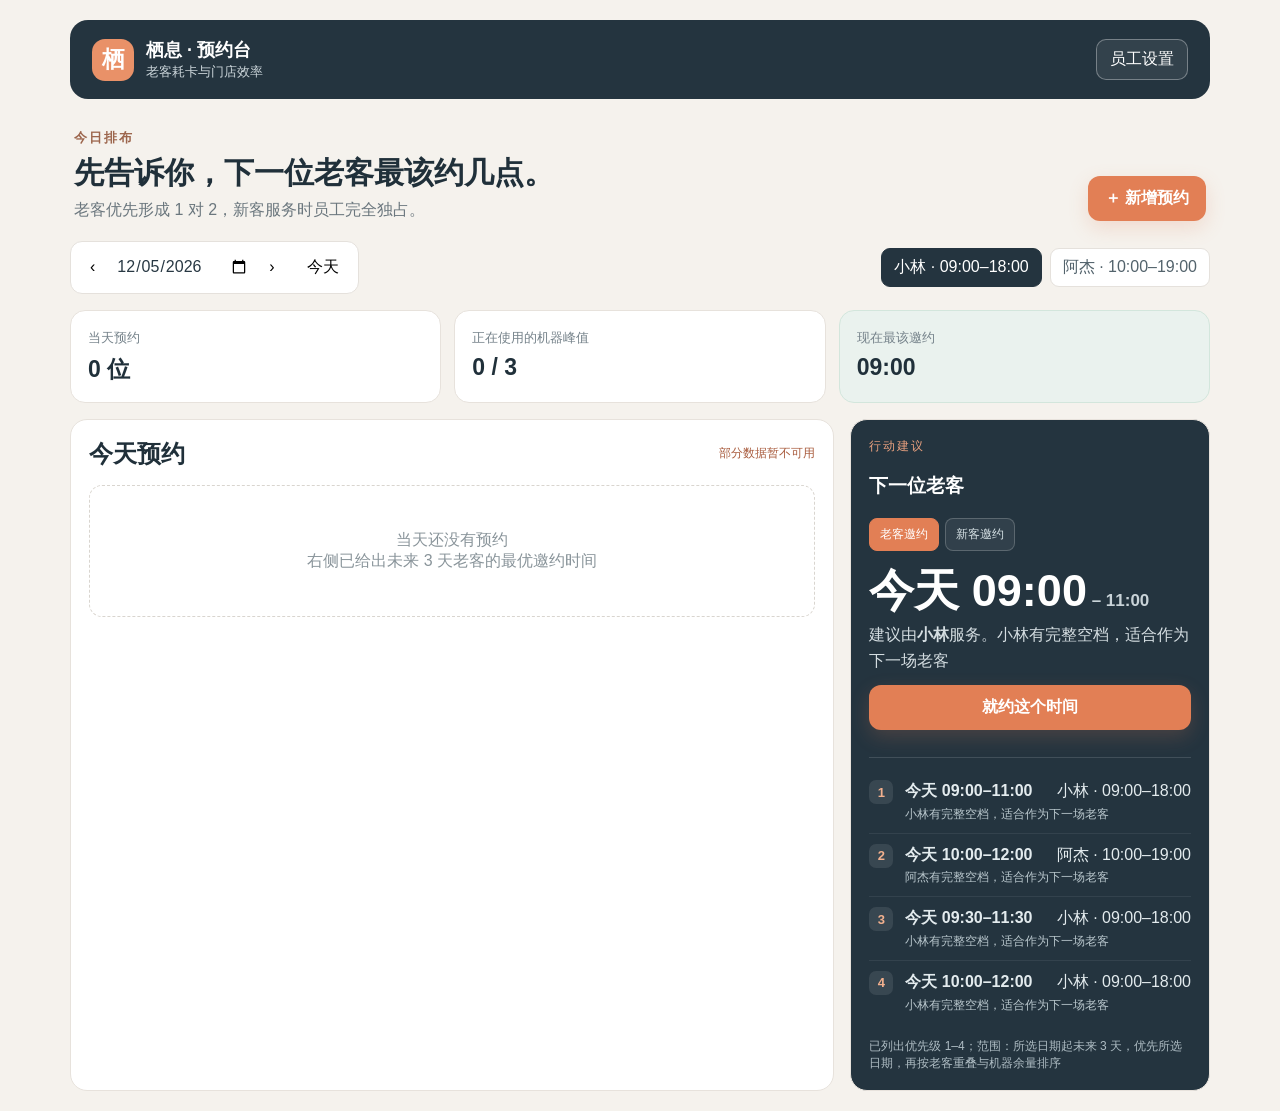
<file: index.html>
<!doctype html>
<html lang="zh-CN">
<head>
  <meta charset="utf-8">
  <meta name="viewport" content="width=device-width,initial-scale=1,viewport-fit=cover">
  <meta name="theme-color" content="#24343f">
  <title>栖息 · 预约台</title>
  <style>
    *{box-sizing:border-box}body{margin:0;background:#f5f2ed;color:#20303a;font-family:-apple-system,BlinkMacSystemFont,"Segoe UI","PingFang SC","Microsoft YaHei",sans-serif}button,input,select{font:inherit}button{cursor:pointer}.app{max-width:1180px;margin:auto;padding:20px}.top{display:flex;justify-content:space-between;align-items:center;background:#24343f;color:#fff;padding:18px 22px;border-radius:18px}.brand{display:flex;gap:12px;align-items:center}.logo{width:42px;height:42px;border-radius:13px;background:#e99168;display:grid;place-items:center;font-size:23px;font-weight:800}.brand strong{display:block;font-size:18px}.brand small{color:#cbd5da}.ghost{border:1px solid #ffffff55;background:#ffffff12;color:#fff;border-radius:10px;padding:9px 13px}.intro{display:flex;justify-content:space-between;gap:20px;align-items:end;padding:30px 4px 20px}.intro p{margin:0 0 7px;color:#9c654c;font-size:13px;font-weight:700;letter-spacing:2px}.intro h1{margin:0;font-size:30px;line-height:1.25}.intro span{display:block;margin-top:8px;color:#6b777e}.primary{border:0;background:#e27f55;color:#fff;border-radius:12px;padding:12px 17px;font-weight:700;box-shadow:0 7px 20px #e27f5533}.controls{display:flex;justify-content:space-between;gap:12px;align-items:center;margin-bottom:16px}.datebox,.stafftabs{display:flex;align-items:center;gap:8px}.datebox{background:#fff;padding:7px;border-radius:12px;border:1px solid #e5e1dc}.datebox button,.stafftabs button{border:0;background:transparent;padding:8px 12px;border-radius:9px}.datebox input{border:0;color:#283843;outline:0}.stafftabs{flex-wrap:wrap}.stafftabs button{background:#fff;border:1px solid #e5e1dc;color:#53636c}.stafftabs button.active{background:#24343f;color:#fff;border-color:#24343f}.stats{display:grid;grid-template-columns:repeat(3,1fr);gap:13px;margin-bottom:16px}.stat{background:#fff;padding:17px;border-radius:15px;border:1px solid #e7e2dc}.stat small{color:#75828a}.stat strong{display:block;font-size:23px;margin-top:7px}.stat.best{background:#eaf2ee;border-color:#d3e6dc}.grid{display:grid;grid-template-columns:minmax(0,1.7fr) minmax(280px,.8fr);gap:16px}.panel{background:#fff;border:1px solid #e7e2dc;border-radius:17px;padding:18px}.panelhead{display:flex;justify-content:space-between;align-items:center;margin-bottom:15px}.panelhead h2,.panelhead h3{margin:0}.status{font-size:12px;color:#62816e}.schedule{display:grid;gap:10px}.empty{padding:44px 15px;text-align:center;color:#89949a;border:1px dashed #d9d5cf;border-radius:13px}.booking{display:grid;grid-template-columns:92px 1fr auto;gap:12px;align-items:center;border:1px solid #e6e1da;border-left:5px solid #6f94c8;border-radius:12px;padding:13px;background:#fff}.booking.old{border-left-color:#e58d64}.booking time{font-weight:800}.booking strong{display:block}.booking small{color:#79868d}.delete{border:0;background:#f6eee9;color:#a45639;border-radius:8px;padding:7px 9px}.recommend{background:#24343f;color:#fff}.recommend .eyebrow{color:#e8a07f;font-size:12px;letter-spacing:2px}.heroTime{font-size:45px;font-weight:850;line-height:1;margin:17px 0 9px}.heroTime small{font-size:17px;color:#c9d3d8}.reason{color:#d4dde1;line-height:1.6}.recommend .primary{width:100%;margin:12px 0}.alts{border-top:1px solid #ffffff22;margin-top:15px;padding-top:12px}.alt{display:flex;justify-content:space-between;color:#e3ebee;padding:9px 0;border-bottom:1px solid #ffffff12}.syncnote{font-size:12px;color:#aebcc3;margin-top:14px}.backdrop{position:fixed;inset:0;background:#17232bbb;display:none;align-items:center;justify-content:center;padding:18px;z-index:20}.backdrop.show{display:flex}.modal{width:min(520px,100%);max-height:92vh;overflow:auto;background:#fff;border-radius:18px;padding:22px}.modalhead{display:flex;justify-content:space-between;align-items:center;margin-bottom:16px}.modalhead h2{margin:0}.close{border:0;background:#eeeae5;border-radius:9px;width:34px;height:34px;font-size:21px}.field{display:block;margin:13px 0;color:#53616a;font-size:13px}.field input,.field select{display:block;width:100%;margin-top:7px;padding:12px;border:1px solid #ddd8d2;border-radius:10px;background:#fff}.twocol{display:grid;grid-template-columns:1fr 1fr;gap:12px}.actions{display:flex;justify-content:flex-end;gap:9px;margin-top:18px}.secondary{border:1px solid #d9d3cc;background:#fff;border-radius:10px;padding:10px 14px}.employeeRow{border:1px solid #e2ddd7;border-radius:12px;padding:12px;margin:9px 0}.employeeRow .rowtop{display:flex;justify-content:space-between;align-items:center;margin-bottom:9px}.employeeRow input[type=text]{border:0;font-weight:700;max-width:140px}.employeeRow .times{display:flex;gap:7px;align-items:center}.employeeRow .times input{min-width:0;width:115px;padding:8px;border:1px solid #ddd8d2;border-radius:8px}.toast{position:fixed;left:50%;bottom:28px;transform:translateX(-50%);background:#24343f;color:#fff;padding:11px 17px;border-radius:12px;opacity:0;pointer-events:none;transition:.2s;z-index:30}.toast.show{opacity:1}.offline{color:#a95c3e}
    @media(max-width:760px){.app{padding:12px}.top{border-radius:14px}.intro{align-items:flex-start;flex-direction:column;padding-top:22px}.intro h1{font-size:25px}.controls{align-items:stretch;flex-direction:column}.datebox{justify-content:space-between}.stafftabs{overflow:auto;flex-wrap:nowrap}.stafftabs button{white-space:nowrap}.stats{grid-template-columns:1fr}.grid{grid-template-columns:1fr}.recommend{grid-row:1}.booking{grid-template-columns:78px 1fr}.booking .delete{grid-column:2;justify-self:start}.twocol{grid-template-columns:1fr}.heroTime{font-size:39px}}
    .recTabs{display:flex;gap:6px;margin:13px 0 3px}.recTabs button{border:1px solid #ffffff33;background:#ffffff10;color:#d5e0e4;border-radius:8px;padding:7px 10px;font-size:12px}.recTabs button.active{background:#e27f55;border-color:#e27f55;color:#fff}.alts{border-top:1px solid #ffffff22;margin-top:15px;padding-top:12px}.alt{display:grid;grid-template-columns:28px 1fr;gap:8px;color:#e3ebee;padding:10px 0;border-bottom:1px solid #ffffff12}.alt:last-child{border-bottom:0}.rank{width:24px;height:24px;border-radius:7px;background:#ffffff18;color:#f2b08e;display:grid;place-items:center;font-weight:800;font-size:13px}.altmain{min-width:0}.alttop{display:flex;justify-content:space-between;gap:8px;line-height:1.35}.altmeta{display:block;color:#b8c6cc;font-size:12px;margin-top:4px}
  </style>
</head>
<body>
  <main class="app">
    <header class="top"><div class="brand"><div class="logo">栖</div><div><strong>栖息 · 预约台</strong><small>老客耗卡与门店效率</small></div></div><button class="ghost" id="settingsBtn">员工设置</button></header>
    <section class="intro"><div><p>今日排布</p><h1>先告诉你，下一位老客最该约几点。</h1><span>老客优先形成 1 对 2，新客服务时员工完全独占。</span></div><button class="primary" id="addBtn">＋ 新增预约</button></section>
    <section class="controls"><div class="datebox"><button id="prevDay">‹</button><input id="dateInput" type="date"><button id="nextDay">›</button><button id="todayBtn">今天</button></div><div class="stafftabs" id="staffTabs"></div></section>
    <section class="stats"><div class="stat"><small>当天预约</small><strong id="countStat">0 位</strong></div><div class="stat"><small>正在使用的机器峰值</small><strong id="machineStat">0 / 3</strong></div><div class="stat best"><small>现在最该邀约</small><strong id="bestStat">—</strong></div></section>
    <section class="grid"><div class="panel"><div class="panelhead"><h2 id="scheduleTitle">当天预约</h2><span class="status" id="syncStatus">正在同步…</span></div><div class="schedule" id="schedule"></div></div><aside class="panel recommend"><div class="eyebrow">行动建议</div><h3 id="recommendTitle">下一位老客</h3><div class="recTabs"><button data-rec-type="old" class="active">老客邀约</button><button data-rec-type="new">新客邀约</button></div><div id="recommendBody"></div></aside></section>
  </main>

  <div class="backdrop" id="bookingModal"><div class="modal"><div class="modalhead"><h2>新增预约</h2><button class="close" data-close="bookingModal">×</button></div><label class="field">客人姓名<input id="customerInput" placeholder="例如：王女士"></label><div class="twocol"><label class="field">客人类型<select id="typeInput"><option value="old">老客 · 1 对 2</option><option value="new">新客 · 1 对 1</option></select></label><label class="field">服务安排（默认系统自动）<select id="employeeInput"></select></label></div><div class="twocol"><label class="field">开始时间<select id="timeInput"></select></label><label class="field" id="machineField">使用机器数<select id="machineInput"><option value="1">1 台</option><option value="2">2 台</option></select></label></div><div class="actions"><button class="secondary" data-close="bookingModal">取消</button><button class="primary" id="saveBooking">保存预约</button></div></div></div>
  <div class="backdrop" id="settingsModal"><div class="modal"><div class="modalhead"><h2>员工排班</h2><button class="close" data-close="settingsModal">×</button></div><div id="employeeSettings"></div><button class="secondary" id="addEmployee">＋ 添加员工</button><div class="actions"><button class="primary" id="saveSettings">保存设置</button></div></div></div>
  <div class="toast" id="toast"></div>

  <script>
  (()=>{
    const DATA_URL='https://api.npoint.io/b6b06d28d1ba5bfe90af';
    const AIDIO_URL='https://cms-pro.qitianmeishi.com/admin-api/aidio/open/data/v2';
    const AIDIO_KEY=atob('RHQ1UmVHMnl3NWtDN0ZmVGNERWF5VGVpMTlwMTFNMmg=');
    const STORE_ID=1;
    const DEFAULT_EMPLOYEES=[{id:'a',name:'小林',color:'#ec8f63',start:'09:00',end:'18:00',active:true},{id:'b',name:'阿杰',color:'#5b8def',start:'10:00',end:'19:00',active:true}];
    let state={appointments:[],employees:DEFAULT_EMPLOYEES.map(x=>({...x})),dismissedExternalIds:[]};
    let externalAppointments=[];
    const $=id=>document.getElementById(id), pad=n=>String(n).padStart(2,'0');
    let date=localDate(new Date()), selected='a', recommendationType='old', recs=[];
    function localDate(d){return d.getFullYear()+'-'+pad(d.getMonth()+1)+'-'+pad(d.getDate())}
    function toMin(v){const [h,m]=v.split(':').map(Number);return h*60+m}
    function fromMin(n){return pad(Math.floor(n/60))+':'+pad(n%60)}
    function overlaps(a,b,c,d){return a<d&&c<b}
    function esc(v){return String(v).replace(/[&<>'"]/g,c=>({'&':'&amp;','<':'&lt;','>':'&gt;',"'":'&#39;','"':'&quot;'}[c]))}
    function slots(){return Array.from({length:19},(_,i)=>fromMin(9*60+i*30))}
    function dayItems(targetDate=date){return [...state.appointments,...externalAppointments].filter(a=>a.date===targetDate)}
    function employee(id){return state.employees.find(e=>e.id===id)}
    function bookable(empId,start,type,machineCount=1,targetDate=date){const emp=employee(empId);if(!emp||!emp.active)return false;const s=toMin(start),e=s+120;if(s<toMin(emp.start)||s>toMin(emp.end)-60)return false;for(let m=s;m<e;m+=30){const busy=dayItems(targetDate).filter(a=>a.employeeId===empId&&overlaps(m,m+30,toMin(a.start),toMin(a.end)));if(type==='new'&&busy.length)return false;if(type==='old'&&(busy.some(a=>a.type==='new')||busy.filter(a=>a.type==='old').length>=2))return false;const machines=dayItems(targetDate).filter(a=>overlaps(m,m+30,toMin(a.start),toMin(a.end))).reduce((sum,a)=>sum+(Number(a.machines)||1),0);if(machines+Number(machineCount)>3)return false}return true}
    function recommendations(){const type=recommendationType,base=date||localDate(new Date()),today=localDate(new Date()),all=[];for(let offset=0;offset<3;offset++){const d=new Date(base+'T12:00:00');d.setDate(d.getDate()+offset);const targetDate=localDate(d),dayOffset=Math.round((new Date(targetDate+'T12:00:00')-new Date(today+'T12:00:00'))/86400000);state.employees.filter(e=>e.active).forEach(emp=>slots().filter(s=>bookable(emp.id,s,type,1,targetDate)).forEach(slot=>{const s=toMin(slot),e=s+120,busy=dayItems(targetDate).filter(a=>a.employeeId===emp.id&&overlaps(s,e,toMin(a.start),toMin(a.end))),olds=busy.filter(a=>a.type==='old').sort((a,b)=>Math.abs(s-toMin(a.start))-Math.abs(s-toMin(b.start))),hit=olds[0],spacing=hit?Math.abs(s-toMin(hit.start)):0,score=type==='old'?(hit?(spacing===30?120:spacing===0?112:104):40):(busy.length?0:80);all.push({slot,employeeId:emp.id,targetDate,dayOffset,score:score+(emp.id===selected?4:0)-s/10000,overlap:!!hit,reason:type==='old'?(hit?(spacing===30?`与${emp.name}现有老客错开 30 分钟，形成更顺手的 1 对 2`:`与${emp.name}的老客 ${hit.start}–${hit.end} 重叠，可组成 1 对 2`):`${emp.name}有完整空档，适合作为下一场老客`):`${emp.name}有连续 2 小时空档，安排新客不会影响其他服务`})}))}const sorted=all.sort((a,b)=>a.dayOffset-b.dayOffset||b.score-a.score||toMin(a.slot)-toMin(b.slot)),picked=[];if(sorted.length)picked.push(sorted[0]);state.employees.filter(e=>e.active).forEach(emp=>{if(picked.some(r=>r.employeeId===emp.id))return;const alt=sorted.find(r=>r.employeeId===emp.id);if(alt)picked.push(alt)});sorted.forEach(r=>{if(picked.length<6&&!picked.some(x=>x.targetDate===r.targetDate&&x.slot===r.slot&&x.employeeId===r.employeeId))picked.push(r)});return picked.slice(0,6)}
    function suggestedImportedEmployee(type,start,targetDate,existing){const s=toMin(start),e=s+120,items=[...state.appointments,...existing];return state.employees.filter(emp=>emp.active).map(emp=>{const busy=items.filter(a=>a.employeeId===emp.id&&overlaps(s,e,toMin(a.start),toMin(a.end)));const oldBusy=busy.filter(a=>a.type==='old').length;const hasNew=busy.some(a=>a.type==='new');let score=type==='new'?(busy.length?0:100):(hasNew||oldBusy>=2?-100:(oldBusy===1?120:40));return {id:emp.id,score}}).sort((a,b)=>b.score-a.score)[0]?.id||''}
    async function syncAidio(){const base=localDate(new Date()),endDate=new Date(base+'T12:00:00');endDate.setDate(endDate.getDate()+2);const end=localDate(endDate),ctl=new AbortController(),timer=setTimeout(()=>ctl.abort(),6000);try{const r=await fetch(AIDIO_URL,{method:'POST',headers:{'x-open-key':AIDIO_KEY,'tenant-id':'1','content-type':'application/json'},body:JSON.stringify({queryParam:{customerRegister:{storeId:STORE_ID,inviteArriveTime:[base,end]}}}),signal:ctl.signal});if(!r.ok)throw 0;const d=await r.json(),mapped=[];(Array.isArray(d.customerRegister)?d.customerRegister:[]).filter(a=>(a.recordTypeDesc==='预约记录'||a.recordType==='预约记录')&&a.arriveStatusDesc!=='已取消'&&a.serviceStatusDesc!=='已取消'&&a.inviteArriveTime&&a.id&&!state.dismissedExternalIds.includes(String(a.id))).forEach(a=>{const m=String(a.inviteArriveTime).match(/^(\d{4}-\d{2}-\d{2})[ T](\d{2}:\d{2})/);if(!m)return;const type=['group_new','offline_new'].includes(a.consumeType)?'new':'old',same=state.employees.find(e=>(a.clerkName&&e.name===a.clerkName)||(a.clerkId&&e.id===String(a.clerkId))),employeeId=same?.id||suggestedImportedEmployee(type,m[2],m[1],mapped);mapped.push({id:'aidio-'+a.id,sourceId:String(a.id),external:true,date:m[1],start:m[2],end:fromMin(toMin(m[2])+120),customer:a.customerName||'未填写姓名',type,employeeId,machines:1,consumeTypeDesc:a.consumeTypeDesc||'',clerkName:a.clerkName||''})});externalAppointments=mapped}finally{clearTimeout(timer)}}
    async function load(){let cloudOk=false,aidioOk=false;const ctl=new AbortController(),timer=setTimeout(()=>ctl.abort(),6000);try{const r=await fetch(DATA_URL+'?t='+Date.now(),{cache:'no-store',signal:ctl.signal});if(!r.ok)throw 0;const d=await r.json();if(Array.isArray(d.appointments))state.appointments=d.appointments;if(Array.isArray(d.employees)&&d.employees.length)state.employees=d.employees;if(Array.isArray(d.dismissedExternalIds))state.dismissedExternalIds=d.dismissedExternalIds.map(String);cloudOk=true}catch(e){}finally{clearTimeout(timer)}try{await syncAidio();aidioOk=true}catch(e){}$('syncStatus').textContent=cloudOk&&aidioOk?'邀约系统已同步':aidioOk?'邀约系统已同步 · 本地保存暂不可用':'部分数据暂不可用';$('syncStatus').className=cloudOk&&aidioOk?'status':'status offline';render()}
    async function persist(){ $('syncStatus').textContent='正在保存…';try{const r=await fetch(DATA_URL,{method:'POST',headers:{'content-type':'application/json'},body:JSON.stringify(state)});if(!r.ok)throw 0;$('syncStatus').textContent='已保存到云端';return true}catch(e){$('syncStatus').textContent='保存失败，请重试';$('syncStatus').className='status offline';toast('保存失败，请检查网络');return false}}
    function toast(text){const el=$('toast');el.textContent=text;el.classList.add('show');setTimeout(()=>el.classList.remove('show'),2200)}
    function peakMachines(){let max=0;slots().forEach(s=>{const m=toMin(s);max=Math.max(max,dayItems().filter(a=>overlaps(m,m+30,toMin(a.start),toMin(a.end))).reduce((sum,a)=>sum+(Number(a.machines)||1),0))});return max}
    function render(){if(!employee(selected)?.active)selected=state.employees.find(e=>e.active)?.id||state.employees[0]?.id;const items=dayItems().sort((a,b)=>toMin(a.start)-toMin(b.start));recs=recommendations();$('dateInput').value=date;$('countStat').textContent=items.length+' 位';$('machineStat').textContent=peakMachines()+' / 3';$('bestStat').textContent=recs[0]?.slot||'暂无空档';$('scheduleTitle').textContent=(date===localDate(new Date())?'今天':'当天')+'预约';$('staffTabs').innerHTML=state.employees.filter(e=>e.active).map(e=>`<button class="${e.id===selected?'active':''}" data-staff="${esc(e.id)}">${esc(e.name)} · ${esc(e.start)}–${esc(e.end)}</button>`).join('');$('schedule').innerHTML=items.length?items.map(a=>{const e=employee(a.employeeId),sourceType=a.external&&a.consumeTypeDesc?` · ${esc(a.consumeTypeDesc)}`:'';return `<div class="booking ${a.type}"><time>${esc(a.start)}–${esc(a.end)}</time><div><strong>${esc(a.customer)}</strong><small>${a.type==='old'?'老客 · 1 对 2':'新客 · 1 对 1'}${sourceType} · ${esc(e?.name||'未分配')} · ${Number(a.machines)||1} 台机器${a.external?' · 邀约系统同步（只读）':''}</small></div><button class="delete" data-delete="${esc(a.id)}" data-external="${a.external?'1':''}" title="${a.external?'仅从本预约台隐藏，不会删除邀约系统记录':'删除本地预约'}">删除</button></div>`}).join(''):'<div class="empty">当天还没有预约<br>右侧已给出未来 3 天老客的最优邀约时间</div>';renderRecommendation();bindDynamic()}
    function renderRecommendation(){const box=$('recommendBody');$('recommendTitle').textContent=recommendationType==='old'?'下一位老客':'下一位新客';document.querySelectorAll('[data-rec-type]').forEach(b=>b.classList.toggle('active',b.dataset.recType===recommendationType));if(!recs.length){box.innerHTML='<div class="empty">所选日期起未来 3 天没有可承接的'+(recommendationType==='old'?'老客':'新客')+'空档</div>';return}const best=recs[0],dayName=r=>r.dayOffset===0?'今天':r.dayOffset===1?'明天':r.dayOffset===2?'后天':r.targetDate.slice(5).replace('-','月')+'日',empInfo=r=>{const e=employee(r.employeeId);return e?`${e.name} · ${e.start}–${e.end}`:'未分配'},bestEmp=employee(best.employeeId)?.name||'';box.innerHTML=`<div class="heroTime">${dayName(best)} ${best.slot}<small> – ${fromMin(toMin(best.slot)+120)}</small></div><div class="reason">建议由<strong>${esc(bestEmp)}</strong>服务。${esc(best.reason)}</div><button class="primary" id="useBest">就约这个时间</button><div class="alts"><div class="alt"><span class="rank">1</span><div class="altmain"><div class="alttop"><strong>${dayName(best)} ${best.slot}–${fromMin(toMin(best.slot)+120)}</strong><span>${esc(empInfo(best))}</span></div><small class="altmeta">${esc(best.reason)}</small></div></div>${recs.slice(1,4).map((r,i)=>`<div class="alt"><span class="rank">${i+2}</span><div class="altmain"><div class="alttop"><strong>${dayName(r)} ${r.slot}–${fromMin(toMin(r.slot)+120)}</strong><span>${esc(empInfo(r))}</span></div><small class="altmeta">${esc(r.reason)}</small></div></div>`).join('')}</div><div class="syncnote">已列出优先级 1–4；范围：所选日期起未来 3 天，优先所选日期，再按${recommendationType==='old'?'老客重叠与机器余量':'完整 2 小时空档与机器余量'}排序</div>`;$('useBest').onclick=()=>{date=best.targetDate;openBooking(best.employeeId,best.slot)}}
    function bindDynamic(){document.querySelectorAll('[data-staff]').forEach(b=>b.onclick=()=>{selected=b.dataset.staff;render()});document.querySelectorAll('[data-rec-type]').forEach(b=>b.onclick=()=>{recommendationType=b.dataset.recType;render()});document.querySelectorAll('[data-delete]').forEach(b=>b.onclick=async()=>{const id=b.dataset.delete;if(b.dataset.external){const sourceId=String(id).replace(/^aidio-/,'');if(!state.dismissedExternalIds.includes(sourceId))state.dismissedExternalIds.push(sourceId);externalAppointments=externalAppointments.filter(a=>a.id!==id);render();await persist();toast('已从预约台删除（邀约系统原记录不变）')}else{state.appointments=state.appointments.filter(a=>a.id!==id);render();await persist();toast('预约已删除')}})}
    function suggestedEmployee(type='old',machines=1,targetDate=date){const candidates=[];state.employees.filter(e=>e.active).forEach(emp=>{const valid=slots().filter(s=>bookable(emp.id,s,type,machines,targetDate));if(!valid.length)return;const slot=valid[0],s=toMin(slot),hit=dayItems(targetDate).some(a=>a.employeeId===emp.id&&a.type==='old'&&overlaps(s,s+120,toMin(a.start),toMin(a.end)));const score=type==='old'?(hit?120:40):(dayItems(targetDate).some(a=>a.employeeId===emp.id&&overlaps(s,s+120,toMin(a.start),toMin(a.end)))?0:80);candidates.push({employeeId:emp.id,slot,score:score+(emp.id===selected?4:0)})});return candidates.sort((a,b)=>b.score-a.score||toMin(a.slot)-toMin(b.slot))[0]}
    function employeeForSlot(type,machines,start,targetDate=date){const s=toMin(start),candidates=state.employees.filter(e=>e.active&&bookable(e.id,start,type,machines,targetDate)).map(e=>{const busy=dayItems(targetDate).filter(a=>a.employeeId===e.id&&overlaps(s,s+120,toMin(a.start),toMin(a.end)));const oldOverlap=busy.some(a=>a.type==='old');const score=type==='old'?(oldOverlap?120:40):(busy.length?0:80);return {employeeId:e.id,score:score+(e.id===selected?4:0)}});return candidates.sort((a,b)=>b.score-a.score)[0]?.employeeId||''}
    function fillBookingTimes(){const emp=$('employeeInput').value,type=$('typeInput').value,machines=type==='new'?1:Number($('machineInput').value||1),good=slots().filter(s=>emp==='auto'?state.employees.some(e=>e.active&&bookable(e.id,s,type,machines)):bookable(emp,s,type,machines));$('timeInput').innerHTML=good.map(s=>`<option>${s}</option>`).join('')||'<option>暂无可约时间</option>'}
    function openBooking(empId,start){$('customerInput').value='';$('typeInput').value='old';$('machineInput').value='1';$('machineField').style.display='';$('employeeInput').innerHTML='<option value="auto">系统自动安排（推荐）</option>'+state.employees.filter(e=>e.active).map(e=>`<option value="${esc(e.id)}">${esc(e.name)} · ${esc(e.start)}–${esc(e.end)}</option>`).join('');const suggestion=suggestedEmployee('old',1,date);start=start||suggestion?.slot;$('employeeInput').value=empId||'auto';fillBookingTimes();if(start&&[...$('timeInput').options].some(o=>o.value===start))$('timeInput').value=start;$('bookingModal').classList.add('show');setTimeout(()=>$('customerInput').focus(),50)}
    function renderSettings(){ $('employeeSettings').innerHTML=state.employees.map((e,i)=>`<div class="employeeRow" data-index="${i}"><div class="rowtop"><input type="text" data-k="name" value="${esc(e.name)}"><label><input type="checkbox" data-k="active" ${e.active?'checked':''}> 上班</label></div><div class="times"><input type="time" data-k="start" value="${esc(e.start)}"><span>至</span><input type="time" data-k="end" value="${esc(e.end)}"></div></div>`).join('')}
    $('addBtn').onclick=()=>openBooking();$('settingsBtn').onclick=()=>{renderSettings();$('settingsModal').classList.add('show')};document.querySelectorAll('[data-close]').forEach(b=>b.onclick=()=>$(b.dataset.close).classList.remove('show'));$('typeInput').onchange=()=>{const type=$('typeInput').value;$('machineField').style.display=type==='new'?'none':'';if(type==='new')$('machineInput').value='1';$('employeeInput').value='auto';const suggestion=suggestedEmployee(type,type==='new'?1:Number($('machineInput').value||1),date);fillBookingTimes();if(suggestion&&[...$('timeInput').options].some(o=>o.value===suggestion.slot))$('timeInput').value=suggestion.slot};$('machineInput').onchange=fillBookingTimes;$('employeeInput').onchange=fillBookingTimes;$('dateInput').onchange=e=>{date=e.target.value;render()};$('todayBtn').onclick=()=>{date=localDate(new Date());render()};function moveDay(n){const d=new Date(date+'T12:00:00');d.setDate(d.getDate()+n);date=localDate(d);render()}$('prevDay').onclick=()=>moveDay(-1);$('nextDay').onclick=()=>moveDay(1);
    $('saveBooking').onclick=async()=>{const name=$('customerInput').value.trim(),start=$('timeInput').value,chosenEmp=$('employeeInput').value,type=$('typeInput').value,machines=type==='new'?1:Number($('machineInput').value||1),empId=chosenEmp==='auto'?employeeForSlot(type,machines,start):chosenEmp;if(!name)return toast('请填写客人姓名');if(!start||!empId||!bookable(empId,start,type,machines))return toast('这个时间不能预约，请从可用时间中选择');state.appointments.push({id:crypto.randomUUID?crypto.randomUUID():Date.now().toString(36),date,start,end:fromMin(toMin(start)+120),customer:name,type,employeeId:empId,machines});$('bookingModal').classList.remove('show');render();await persist();toast('预约已添加，系统已安排服务员工')};
    $('addEmployee').onclick=()=>{state.employees.push({id:'e'+Date.now(),name:'员工 '+(state.employees.length+1),color:'#8a6fdf',start:'10:00',end:'19:00',active:true});renderSettings()};$('saveSettings').onclick=async()=>{document.querySelectorAll('.employeeRow').forEach(row=>{const e=state.employees[Number(row.dataset.index)];row.querySelectorAll('[data-k]').forEach(input=>e[input.dataset.k]=input.type==='checkbox'?input.checked:input.value)});$('settingsModal').classList.remove('show');render();await persist();toast('员工设置已保存')};
    window.addEventListener('focus',load);setInterval(load,30000);load();
  })();
  </script>
</body>
</html>
</file>
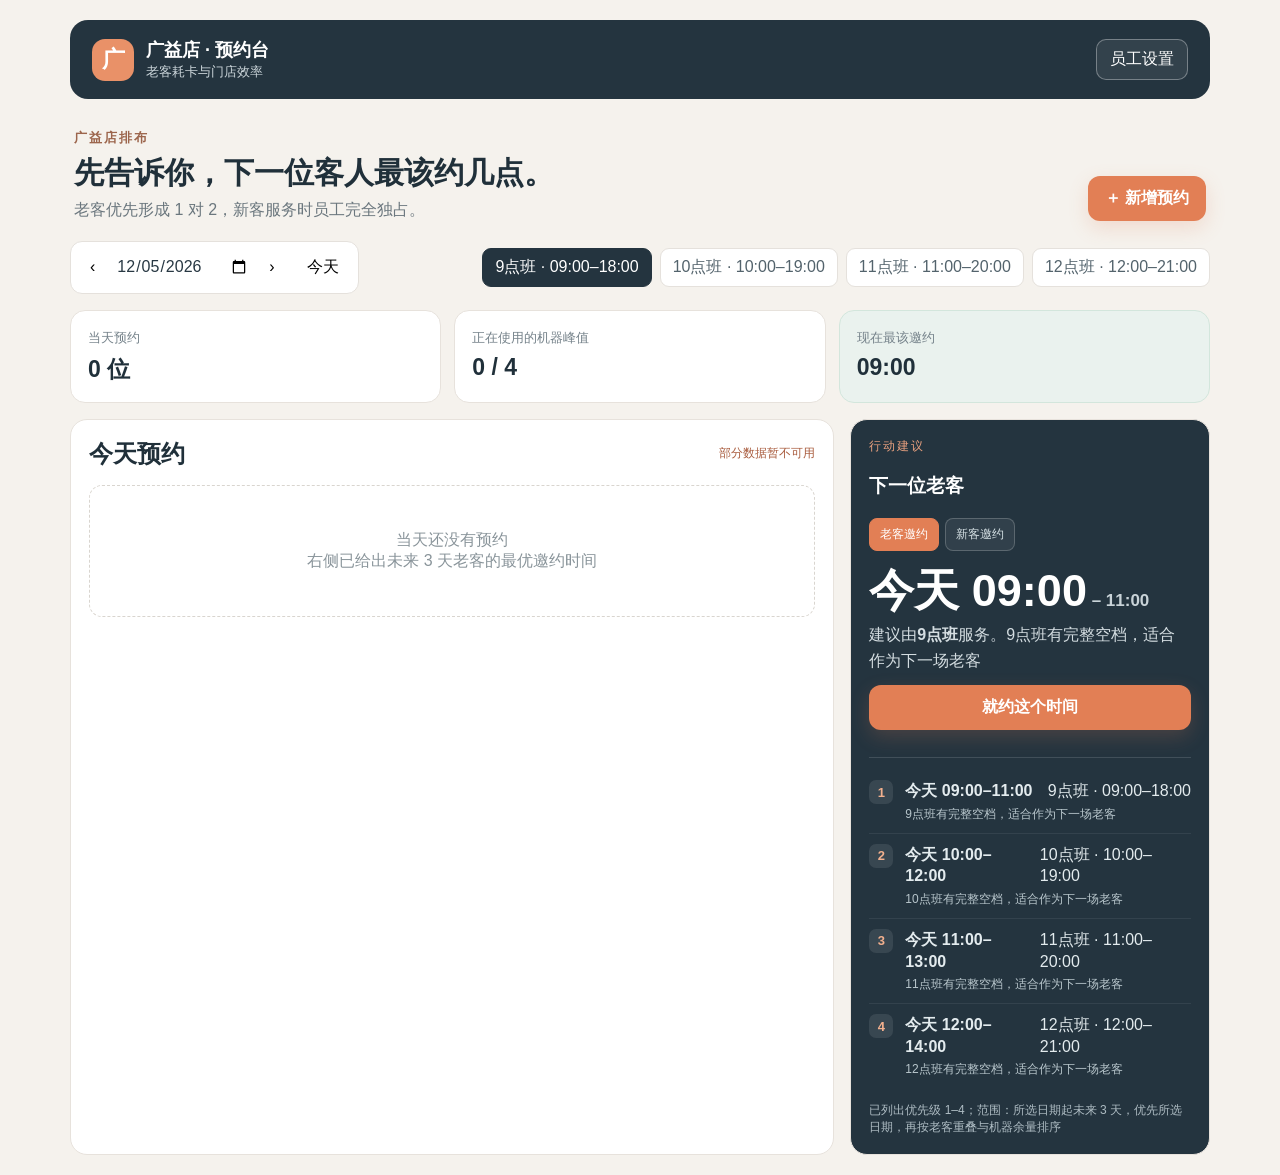
<file: guangyi/index.html>
<!doctype html>
<html lang="zh-CN">
<head>
  <meta charset="utf-8">
  <meta name="viewport" content="width=device-width,initial-scale=1,viewport-fit=cover">
  <meta name="theme-color" content="#24343f">
  <title>广益店 · 预约台</title>
  <style>
    *{box-sizing:border-box}body{margin:0;background:#f5f2ed;color:#20303a;font-family:-apple-system,BlinkMacSystemFont,"Segoe UI","PingFang SC","Microsoft YaHei",sans-serif}button,input,select{font:inherit}button{cursor:pointer}.app{max-width:1180px;margin:auto;padding:20px}.top{display:flex;justify-content:space-between;align-items:center;background:#24343f;color:#fff;padding:18px 22px;border-radius:18px}.brand{display:flex;gap:12px;align-items:center}.logo{width:42px;height:42px;border-radius:13px;background:#e99168;display:grid;place-items:center;font-size:23px;font-weight:800}.brand strong{display:block;font-size:18px}.brand small{color:#cbd5da}.ghost{border:1px solid #ffffff55;background:#ffffff12;color:#fff;border-radius:10px;padding:9px 13px}.intro{display:flex;justify-content:space-between;gap:20px;align-items:end;padding:30px 4px 20px}.intro p{margin:0 0 7px;color:#9c654c;font-size:13px;font-weight:700;letter-spacing:2px}.intro h1{margin:0;font-size:30px;line-height:1.25}.intro span{display:block;margin-top:8px;color:#6b777e}.primary{border:0;background:#e27f55;color:#fff;border-radius:12px;padding:12px 17px;font-weight:700;box-shadow:0 7px 20px #e27f5533}.controls{display:flex;justify-content:space-between;gap:12px;align-items:center;margin-bottom:16px}.datebox,.stafftabs{display:flex;align-items:center;gap:8px}.datebox{background:#fff;padding:7px;border-radius:12px;border:1px solid #e5e1dc}.datebox button,.stafftabs button{border:0;background:transparent;padding:8px 12px;border-radius:9px}.datebox input{border:0;color:#283843;outline:0}.stafftabs{flex-wrap:wrap}.stafftabs button{background:#fff;border:1px solid #e5e1dc;color:#53636c}.stafftabs button.active{background:#24343f;color:#fff;border-color:#24343f}.stats{display:grid;grid-template-columns:repeat(3,1fr);gap:13px;margin-bottom:16px}.stat{background:#fff;padding:17px;border-radius:15px;border:1px solid #e7e2dc}.stat small{color:#75828a}.stat strong{display:block;font-size:23px;margin-top:7px}.stat.best{background:#eaf2ee;border-color:#d3e6dc}.grid{display:grid;grid-template-columns:minmax(0,1.7fr) minmax(280px,.8fr);gap:16px}.panel{background:#fff;border:1px solid #e7e2dc;border-radius:17px;padding:18px}.panelhead{display:flex;justify-content:space-between;align-items:center;margin-bottom:15px}.panelhead h2,.panelhead h3{margin:0}.status{font-size:12px;color:#62816e}.schedule{display:grid;gap:10px}.empty{padding:44px 15px;text-align:center;color:#89949a;border:1px dashed #d9d5cf;border-radius:13px}.booking{display:grid;grid-template-columns:92px 1fr auto;gap:12px;align-items:center;border:1px solid #e6e1da;border-left:5px solid #6f94c8;border-radius:12px;padding:13px;background:#fff}.booking.old{border-left-color:#e58d64}.booking time{font-weight:800}.booking strong{display:block}.booking small{color:#79868d}.delete{border:0;background:#f6eee9;color:#a45639;border-radius:8px;padding:7px 9px}.recommend{background:#24343f;color:#fff}.recommend .eyebrow{color:#e8a07f;font-size:12px;letter-spacing:2px}.heroTime{font-size:45px;font-weight:850;line-height:1;margin:17px 0 9px}.heroTime small{font-size:17px;color:#c9d3d8}.reason{color:#d4dde1;line-height:1.6}.recommend .primary{width:100%;margin:12px 0}.alts{border-top:1px solid #ffffff22;margin-top:15px;padding-top:12px}.alt{display:flex;justify-content:space-between;color:#e3ebee;padding:9px 0;border-bottom:1px solid #ffffff12}.syncnote{font-size:12px;color:#aebcc3;margin-top:14px}.backdrop{position:fixed;inset:0;background:#17232bbb;display:none;align-items:center;justify-content:center;padding:18px;z-index:20}.backdrop.show{display:flex}.modal{width:min(520px,100%);max-height:92vh;overflow:auto;background:#fff;border-radius:18px;padding:22px}.modalhead{display:flex;justify-content:space-between;align-items:center;margin-bottom:16px}.modalhead h2{margin:0}.close{border:0;background:#eeeae5;border-radius:9px;width:34px;height:34px;font-size:21px}.field{display:block;margin:13px 0;color:#53616a;font-size:13px}.field input,.field select{display:block;width:100%;margin-top:7px;padding:12px;border:1px solid #ddd8d2;border-radius:10px;background:#fff}.twocol{display:grid;grid-template-columns:1fr 1fr;gap:12px}.actions{display:flex;justify-content:flex-end;gap:9px;margin-top:18px}.secondary{border:1px solid #d9d3cc;background:#fff;border-radius:10px;padding:10px 14px}.employeeRow{border:1px solid #e2ddd7;border-radius:12px;padding:12px;margin:9px 0}.employeeRow .rowtop{display:flex;justify-content:space-between;align-items:center;margin-bottom:9px}.employeeRow input[type=text]{border:0;font-weight:700;max-width:140px}.employeeRow .times{display:flex;gap:7px;align-items:center}.employeeRow .times input{min-width:0;width:115px;padding:8px;border:1px solid #ddd8d2;border-radius:8px}.toast{position:fixed;left:50%;bottom:28px;transform:translateX(-50%);background:#24343f;color:#fff;padding:11px 17px;border-radius:12px;opacity:0;pointer-events:none;transition:.2s;z-index:30}.toast.show{opacity:1}.offline{color:#a95c3e}
    @media(max-width:760px){.app{padding:12px}.top{border-radius:14px}.intro{align-items:flex-start;flex-direction:column;padding-top:22px}.intro h1{font-size:25px}.controls{align-items:stretch;flex-direction:column}.datebox{justify-content:space-between}.stafftabs{overflow:auto;flex-wrap:nowrap}.stafftabs button{white-space:nowrap}.stats{grid-template-columns:1fr}.grid{grid-template-columns:1fr}.recommend{grid-row:1}.booking{grid-template-columns:78px 1fr}.booking .delete{grid-column:2;justify-self:start}.twocol{grid-template-columns:1fr}.heroTime{font-size:39px}}
    .recTabs{display:flex;gap:6px;margin:13px 0 3px}.recTabs button{border:1px solid #ffffff33;background:#ffffff10;color:#d5e0e4;border-radius:8px;padding:7px 10px;font-size:12px}.recTabs button.active{background:#e27f55;border-color:#e27f55;color:#fff}.alts{border-top:1px solid #ffffff22;margin-top:15px;padding-top:12px}.alt{display:grid;grid-template-columns:28px 1fr;gap:8px;color:#e3ebee;padding:10px 0;border-bottom:1px solid #ffffff12}.alt:last-child{border-bottom:0}.rank{width:24px;height:24px;border-radius:7px;background:#ffffff18;color:#f2b08e;display:grid;place-items:center;font-weight:800;font-size:13px}.altmain{min-width:0}.alttop{display:flex;justify-content:space-between;gap:8px;line-height:1.35}.altmeta{display:block;color:#b8c6cc;font-size:12px;margin-top:4px}
  </style>
</head>
<body>
  <main class="app">
    <header class="top"><div class="brand"><div class="logo">广</div><div><strong>广益店 · 预约台</strong><small>老客耗卡与门店效率</small></div></div><button class="ghost" id="settingsBtn">员工设置</button></header>
    <section class="intro"><div><p>广益店排布</p><h1>先告诉你，下一位客人最该约几点。</h1><span>老客优先形成 1 对 2，新客服务时员工完全独占。</span></div><button class="primary" id="addBtn">＋ 新增预约</button></section>
    <section class="controls"><div class="datebox"><button id="prevDay">‹</button><input id="dateInput" type="date"><button id="nextDay">›</button><button id="todayBtn">今天</button></div><div class="stafftabs" id="staffTabs"></div></section>
    <section class="stats"><div class="stat"><small>当天预约</small><strong id="countStat">0 位</strong></div><div class="stat"><small>正在使用的机器峰值</small><strong id="machineStat">0 / 4</strong></div><div class="stat best"><small>现在最该邀约</small><strong id="bestStat">—</strong></div></section>
    <section class="grid"><div class="panel"><div class="panelhead"><h2 id="scheduleTitle">当天预约</h2><span class="status" id="syncStatus">正在同步…</span></div><div class="schedule" id="schedule"></div></div><aside class="panel recommend"><div class="eyebrow">行动建议</div><h3 id="recommendTitle">下一位老客</h3><div class="recTabs"><button data-rec-type="old" class="active">老客邀约</button><button data-rec-type="new">新客邀约</button></div><div id="recommendBody"></div></aside></section>
  </main>

  <div class="backdrop" id="bookingModal"><div class="modal"><div class="modalhead"><h2>新增预约</h2><button class="close" data-close="bookingModal">×</button></div><label class="field">客人姓名<input id="customerInput" placeholder="例如：王女士"></label><div class="twocol"><label class="field">客人类型<select id="typeInput"><option value="old">老客 · 1 对 2</option><option value="new">新客 · 1 对 1</option></select></label><label class="field">服务安排（默认系统自动）<select id="employeeInput"></select></label></div><div class="twocol"><label class="field">开始时间<select id="timeInput"></select></label><label class="field" id="machineField">使用机器数<select id="machineInput"><option value="1">1 台</option><option value="2">2 台</option></select></label></div><div class="actions"><button class="secondary" data-close="bookingModal">取消</button><button class="primary" id="saveBooking">保存预约</button></div></div></div>
  <div class="backdrop" id="settingsModal"><div class="modal"><div class="modalhead"><h2>员工排班</h2><button class="close" data-close="settingsModal">×</button></div><div id="employeeSettings"></div><button class="secondary" id="addEmployee">＋ 添加员工</button><div class="actions"><button class="primary" id="saveSettings">保存设置</button></div></div></div>
  <div class="toast" id="toast"></div>

  <script>
  (()=>{
    const DATA_URL='https://api.npoint.io/6899a8f889700b69a0fe';
    const LOCAL_KEY='guangyi-appointment-state-v1';
    const AIDIO_URL='https://cms-pro.qitianmeishi.com/admin-api/aidio/open/data/v2';
    const AIDIO_KEY=atob('RHQ1UmVHMnl3NWtDN0ZmVGNERWF5VGVpMTlwMTFNMmg=');
    const STORE_ID=14;
    const MACHINE_COUNT=4;
    const DEFAULT_EMPLOYEES=[{id:'a',name:'9点班',color:'#ec8f63',start:'09:00',end:'18:00',active:true},{id:'b',name:'10点班',color:'#5b8def',start:'10:00',end:'19:00',active:true},{id:'c',name:'11点班',color:'#76a66b',start:'11:00',end:'20:00',active:true},{id:'d',name:'12点班',color:'#9a78c5',start:'12:00',end:'21:00',active:true}];
    let state={appointments:[],employees:DEFAULT_EMPLOYEES.map(x=>({...x})),dismissedExternalIds:[]};
    let externalAppointments=[];
    const $=id=>document.getElementById(id), pad=n=>String(n).padStart(2,'0');
    let date=localDate(new Date()), selected='a', recommendationType='old', recs=[];
    function localDate(d){return d.getFullYear()+'-'+pad(d.getMonth()+1)+'-'+pad(d.getDate())}
    function toMin(v){const [h,m]=v.split(':').map(Number);return h*60+m}
    function fromMin(n){return pad(Math.floor(n/60))+':'+pad(n%60)}
    function overlaps(a,b,c,d){return a<d&&c<b}
    function esc(v){return String(v).replace(/[&<>'"]/g,c=>({'&':'&amp;','<':'&lt;','>':'&gt;',"'":'&#39;','"':'&quot;'}[c]))}
    function slots(){return Array.from({length:19},(_,i)=>fromMin(9*60+i*30))}
    function dayItems(targetDate=date){return [...state.appointments,...externalAppointments].filter(a=>a.date===targetDate)}
    function employee(id){return state.employees.find(e=>e.id===id)}
    function bookable(empId,start,type,machineCount=1,targetDate=date){const emp=employee(empId);if(!emp||!emp.active)return false;const s=toMin(start),e=s+120;if(s<toMin(emp.start)||s>toMin(emp.end)-60)return false;for(let m=s;m<e;m+=30){const busy=dayItems(targetDate).filter(a=>a.employeeId===empId&&overlaps(m,m+30,toMin(a.start),toMin(a.end)));if(type==='new'&&busy.length)return false;if(type==='old'&&(busy.some(a=>a.type==='new')||busy.filter(a=>a.type==='old').length>=2))return false;const machines=dayItems(targetDate).filter(a=>overlaps(m,m+30,toMin(a.start),toMin(a.end))).reduce((sum,a)=>sum+(Number(a.machines)||1),0);if(machines+Number(machineCount)>MACHINE_COUNT)return false}return true}
    function recommendations(){const type=recommendationType,base=date||localDate(new Date()),today=localDate(new Date()),all=[];for(let offset=0;offset<3;offset++){const d=new Date(base+'T12:00:00');d.setDate(d.getDate()+offset);const targetDate=localDate(d),dayOffset=Math.round((new Date(targetDate+'T12:00:00')-new Date(today+'T12:00:00'))/86400000);state.employees.filter(e=>e.active).forEach(emp=>slots().filter(s=>bookable(emp.id,s,type,1,targetDate)).forEach(slot=>{const s=toMin(slot),e=s+120,busy=dayItems(targetDate).filter(a=>a.employeeId===emp.id&&overlaps(s,e,toMin(a.start),toMin(a.end))),olds=busy.filter(a=>a.type==='old').sort((a,b)=>Math.abs(s-toMin(a.start))-Math.abs(s-toMin(b.start))),hit=olds[0],spacing=hit?Math.abs(s-toMin(hit.start)):0,score=type==='old'?(hit?(spacing===30?120:spacing===0?112:104):40):(busy.length?0:80);all.push({slot,employeeId:emp.id,targetDate,dayOffset,score:score+(emp.id===selected?4:0)-s/10000,overlap:!!hit,reason:type==='old'?(hit?(spacing===30?`与${emp.name}现有老客错开 30 分钟，形成更顺手的 1 对 2`:`与${emp.name}的老客 ${hit.start}–${hit.end} 重叠，可组成 1 对 2`):`${emp.name}有完整空档，适合作为下一场老客`):`${emp.name}有连续 2 小时空档，安排新客不会影响其他服务`})}))}const sorted=all.sort((a,b)=>a.dayOffset-b.dayOffset||b.score-a.score||toMin(a.slot)-toMin(b.slot)),picked=[];if(sorted.length)picked.push(sorted[0]);state.employees.filter(e=>e.active).forEach(emp=>{if(picked.some(r=>r.employeeId===emp.id))return;const alt=sorted.find(r=>r.employeeId===emp.id);if(alt)picked.push(alt)});sorted.forEach(r=>{if(picked.length<6&&!picked.some(x=>x.targetDate===r.targetDate&&x.slot===r.slot&&x.employeeId===r.employeeId))picked.push(r)});return picked.slice(0,6)}
    function suggestedImportedEmployee(type,start,targetDate,existing){const s=toMin(start),e=s+120,items=[...state.appointments,...existing];return state.employees.filter(emp=>emp.active).map(emp=>{const busy=items.filter(a=>a.employeeId===emp.id&&overlaps(s,e,toMin(a.start),toMin(a.end)));const oldBusy=busy.filter(a=>a.type==='old').length;const hasNew=busy.some(a=>a.type==='new');let score=type==='new'?(busy.length?0:100):(hasNew||oldBusy>=2?-100:(oldBusy===1?120:40));return {id:emp.id,score}}).sort((a,b)=>b.score-a.score)[0]?.id||''}
    async function syncAidio(){const base=localDate(new Date()),endDate=new Date(base+'T12:00:00');endDate.setDate(endDate.getDate()+2);const end=localDate(endDate),ctl=new AbortController(),timer=setTimeout(()=>ctl.abort(),6000);try{const r=await fetch(AIDIO_URL,{method:'POST',headers:{'x-open-key':AIDIO_KEY,'tenant-id':'1','content-type':'application/json'},body:JSON.stringify({queryParam:{customerRegister:{storeId:STORE_ID,inviteArriveTime:[base,end]}}}),signal:ctl.signal});if(!r.ok)throw 0;const d=await r.json(),mapped=[];(Array.isArray(d.customerRegister)?d.customerRegister:[]).filter(a=>(a.recordTypeDesc==='预约记录'||a.recordType==='预约记录')&&a.arriveStatusDesc!=='已取消'&&a.serviceStatusDesc!=='已取消'&&a.inviteArriveTime&&a.id&&!state.dismissedExternalIds.includes(String(a.id))).forEach(a=>{const m=String(a.inviteArriveTime).match(/^(\d{4}-\d{2}-\d{2})[ T](\d{2}:\d{2})/);if(!m)return;const type=['group_new','offline_new'].includes(a.consumeType)?'new':'old',same=state.employees.find(e=>(a.clerkName&&e.name===a.clerkName)||(a.clerkId&&e.id===String(a.clerkId))),employeeId=same?.id||suggestedImportedEmployee(type,m[2],m[1],mapped);mapped.push({id:'aidio-'+a.id,sourceId:String(a.id),external:true,date:m[1],start:m[2],end:fromMin(toMin(m[2])+120),customer:a.customerName||'未填写姓名',type,employeeId,machines:1,consumeTypeDesc:a.consumeTypeDesc||'',clerkName:a.clerkName||''})});externalAppointments=mapped}finally{clearTimeout(timer)}}
    function restoreLocal(){try{const d=JSON.parse(localStorage.getItem(LOCAL_KEY)||'null');if(!d)return;if(Array.isArray(d.appointments))state.appointments=d.appointments;if(Array.isArray(d.employees)&&d.employees.length)state.employees=d.employees;if(Array.isArray(d.dismissedExternalIds))state.dismissedExternalIds=d.dismissedExternalIds.map(String)}catch(e){}}
    async function load(){restoreLocal();let cloudOk=false,aidioOk=false;const ctl=new AbortController(),timer=setTimeout(()=>ctl.abort(),6000);try{const r=await fetch(DATA_URL+'?t='+Date.now(),{cache:'no-store',signal:ctl.signal});if(!r.ok)throw 0;const d=await r.json();if(Array.isArray(d.appointments))state.appointments=d.appointments;if(Array.isArray(d.employees)&&d.employees.length)state.employees=d.employees;if(Array.isArray(d.dismissedExternalIds))state.dismissedExternalIds=d.dismissedExternalIds.map(String);cloudOk=true}catch(e){}finally{clearTimeout(timer)}try{await syncAidio();aidioOk=true}catch(e){}$('syncStatus').textContent=cloudOk&&aidioOk?'邀约系统已同步':aidioOk?'邀约系统已同步 · 本地保存暂不可用':'部分数据暂不可用';$('syncStatus').className=cloudOk&&aidioOk?'status':'status offline';render()}
    async function persist(){ $('syncStatus').textContent='正在保存…';const payload=JSON.stringify(state);for(let i=0;i<2;i++){try{const r=await fetch(DATA_URL+'?t='+Date.now(),{method:'POST',headers:{'content-type':'application/json'},body:payload,cache:'no-store'});if(!r.ok)throw 0;try{localStorage.setItem(LOCAL_KEY,payload)}catch(e){}$('syncStatus').textContent='已保存到云端';$('syncStatus').className='status';return true}catch(e){if(i===0)await new Promise(resolve=>setTimeout(resolve,500))}}try{localStorage.setItem(LOCAL_KEY,payload);$('syncStatus').textContent='已保存到本机';$('syncStatus').className='status offline';toast('云端暂不可用，已保存在本机')}catch(e){$('syncStatus').textContent='保存失败，请重试';$('syncStatus').className='status offline';toast('保存失败，请检查网络')}return false}
    function toast(text){const el=$('toast');el.textContent=text;el.classList.add('show');setTimeout(()=>el.classList.remove('show'),2200)}
    function peakMachines(){let max=0;slots().forEach(s=>{const m=toMin(s);max=Math.max(max,dayItems().filter(a=>overlaps(m,m+30,toMin(a.start),toMin(a.end))).reduce((sum,a)=>sum+(Number(a.machines)||1),0))});return max}
    function render(){if(!employee(selected)?.active)selected=state.employees.find(e=>e.active)?.id||state.employees[0]?.id;const items=dayItems().sort((a,b)=>toMin(a.start)-toMin(b.start));recs=recommendations();$('dateInput').value=date;$('countStat').textContent=items.length+' 位';$('machineStat').textContent=peakMachines()+' / '+MACHINE_COUNT;$('bestStat').textContent=recs[0]?.slot||'暂无空档';$('scheduleTitle').textContent=(date===localDate(new Date())?'今天':'当天')+'预约';$('staffTabs').innerHTML=state.employees.filter(e=>e.active).map(e=>`<button class="${e.id===selected?'active':''}" data-staff="${esc(e.id)}">${esc(e.name)} · ${esc(e.start)}–${esc(e.end)}</button>`).join('');$('schedule').innerHTML=items.length?items.map(a=>{const e=employee(a.employeeId),sourceType=a.external&&a.consumeTypeDesc?` · ${esc(a.consumeTypeDesc)}`:'';return `<div class="booking ${a.type}"><time>${esc(a.start)}–${esc(a.end)}</time><div><strong>${esc(a.customer)}</strong><small>${a.type==='old'?'老客 · 1 对 2':'新客 · 1 对 1'}${sourceType} · ${esc(e?.name||'未分配')} · ${Number(a.machines)||1} 台机器${a.external?' · 邀约系统同步（只读）':''}</small></div><button class="delete" data-delete="${esc(a.id)}" data-external="${a.external?'1':''}" title="${a.external?'仅从本预约台隐藏，不会删除邀约系统记录':'删除本地预约'}">删除</button></div>`}).join(''):'<div class="empty">当天还没有预约<br>右侧已给出未来 3 天老客的最优邀约时间</div>';renderRecommendation();bindDynamic()}
    function renderRecommendation(){const box=$('recommendBody');$('recommendTitle').textContent=recommendationType==='old'?'下一位老客':'下一位新客';document.querySelectorAll('[data-rec-type]').forEach(b=>b.classList.toggle('active',b.dataset.recType===recommendationType));if(!recs.length){box.innerHTML='<div class="empty">所选日期起未来 3 天没有可承接的'+(recommendationType==='old'?'老客':'新客')+'空档</div>';return}const best=recs[0],dayName=r=>r.dayOffset===0?'今天':r.dayOffset===1?'明天':r.dayOffset===2?'后天':r.targetDate.slice(5).replace('-','月')+'日',empInfo=r=>{const e=employee(r.employeeId);return e?`${e.name} · ${e.start}–${e.end}`:'未分配'},bestEmp=employee(best.employeeId)?.name||'';box.innerHTML=`<div class="heroTime">${dayName(best)} ${best.slot}<small> – ${fromMin(toMin(best.slot)+120)}</small></div><div class="reason">建议由<strong>${esc(bestEmp)}</strong>服务。${esc(best.reason)}</div><button class="primary" id="useBest">就约这个时间</button><div class="alts"><div class="alt"><span class="rank">1</span><div class="altmain"><div class="alttop"><strong>${dayName(best)} ${best.slot}–${fromMin(toMin(best.slot)+120)}</strong><span>${esc(empInfo(best))}</span></div><small class="altmeta">${esc(best.reason)}</small></div></div>${recs.slice(1,4).map((r,i)=>`<div class="alt"><span class="rank">${i+2}</span><div class="altmain"><div class="alttop"><strong>${dayName(r)} ${r.slot}–${fromMin(toMin(r.slot)+120)}</strong><span>${esc(empInfo(r))}</span></div><small class="altmeta">${esc(r.reason)}</small></div></div>`).join('')}</div><div class="syncnote">已列出优先级 1–4；范围：所选日期起未来 3 天，优先所选日期，再按${recommendationType==='old'?'老客重叠与机器余量':'完整 2 小时空档与机器余量'}排序</div>`;$('useBest').onclick=()=>{date=best.targetDate;openBooking(best.employeeId,best.slot)}}
    function bindDynamic(){document.querySelectorAll('[data-staff]').forEach(b=>b.onclick=()=>{selected=b.dataset.staff;render()});document.querySelectorAll('[data-rec-type]').forEach(b=>b.onclick=()=>{recommendationType=b.dataset.recType;render()});document.querySelectorAll('[data-delete]').forEach(b=>b.onclick=async()=>{const id=b.dataset.delete;if(b.dataset.external){const sourceId=String(id).replace(/^aidio-/,'');if(!state.dismissedExternalIds.includes(sourceId))state.dismissedExternalIds.push(sourceId);externalAppointments=externalAppointments.filter(a=>a.id!==id);render();await persist();toast('已从预约台删除（邀约系统原记录不变）')}else{state.appointments=state.appointments.filter(a=>a.id!==id);render();await persist();toast('预约已删除')}})}
    function suggestedEmployee(type='old',machines=1,targetDate=date){const candidates=[];state.employees.filter(e=>e.active).forEach(emp=>{const valid=slots().filter(s=>bookable(emp.id,s,type,machines,targetDate));if(!valid.length)return;const slot=valid[0],s=toMin(slot),hit=dayItems(targetDate).some(a=>a.employeeId===emp.id&&a.type==='old'&&overlaps(s,s+120,toMin(a.start),toMin(a.end)));const score=type==='old'?(hit?120:40):(dayItems(targetDate).some(a=>a.employeeId===emp.id&&overlaps(s,s+120,toMin(a.start),toMin(a.end)))?0:80);candidates.push({employeeId:emp.id,slot,score:score+(emp.id===selected?4:0)})});return candidates.sort((a,b)=>b.score-a.score||toMin(a.slot)-toMin(b.slot))[0]}
    function employeeForSlot(type,machines,start,targetDate=date){const s=toMin(start),candidates=state.employees.filter(e=>e.active&&bookable(e.id,start,type,machines,targetDate)).map(e=>{const busy=dayItems(targetDate).filter(a=>a.employeeId===e.id&&overlaps(s,s+120,toMin(a.start),toMin(a.end)));const oldOverlap=busy.some(a=>a.type==='old');const score=type==='old'?(oldOverlap?120:40):(busy.length?0:80);return {employeeId:e.id,score:score+(e.id===selected?4:0)}});return candidates.sort((a,b)=>b.score-a.score)[0]?.employeeId||''}
    function fillBookingTimes(){const emp=$('employeeInput').value,type=$('typeInput').value,machines=type==='new'?1:Number($('machineInput').value||1),good=slots().filter(s=>emp==='auto'?state.employees.some(e=>e.active&&bookable(e.id,s,type,machines)):bookable(emp,s,type,machines));$('timeInput').innerHTML=good.map(s=>`<option>${s}</option>`).join('')||'<option>暂无可约时间</option>'}
    function openBooking(empId,start){$('customerInput').value='';$('typeInput').value='old';$('machineInput').value='1';$('machineField').style.display='';$('employeeInput').innerHTML='<option value="auto">系统自动安排（推荐）</option>'+state.employees.filter(e=>e.active).map(e=>`<option value="${esc(e.id)}">${esc(e.name)} · ${esc(e.start)}–${esc(e.end)}</option>`).join('');const suggestion=suggestedEmployee('old',1,date);start=start||suggestion?.slot;$('employeeInput').value=empId||'auto';fillBookingTimes();if(start&&[...$('timeInput').options].some(o=>o.value===start))$('timeInput').value=start;$('bookingModal').classList.add('show');setTimeout(()=>$('customerInput').focus(),50)}
    function renderSettings(){ $('employeeSettings').innerHTML=state.employees.map((e,i)=>`<div class="employeeRow" data-index="${i}"><div class="rowtop"><input type="text" data-k="name" value="${esc(e.name)}"><label><input type="checkbox" data-k="active" ${e.active?'checked':''}> 上班</label></div><div class="times"><input type="time" data-k="start" value="${esc(e.start)}"><span>至</span><input type="time" data-k="end" value="${esc(e.end)}"></div></div>`).join('')}
    $('addBtn').onclick=()=>openBooking();$('settingsBtn').onclick=()=>{renderSettings();$('settingsModal').classList.add('show')};document.querySelectorAll('[data-close]').forEach(b=>b.onclick=()=>$(b.dataset.close).classList.remove('show'));$('typeInput').onchange=()=>{const type=$('typeInput').value;$('machineField').style.display=type==='new'?'none':'';if(type==='new')$('machineInput').value='1';$('employeeInput').value='auto';const suggestion=suggestedEmployee(type,type==='new'?1:Number($('machineInput').value||1),date);fillBookingTimes();if(suggestion&&[...$('timeInput').options].some(o=>o.value===suggestion.slot))$('timeInput').value=suggestion.slot};$('machineInput').onchange=fillBookingTimes;$('employeeInput').onchange=fillBookingTimes;$('dateInput').onchange=e=>{date=e.target.value;render()};$('todayBtn').onclick=()=>{date=localDate(new Date());render()};function moveDay(n){const d=new Date(date+'T12:00:00');d.setDate(d.getDate()+n);date=localDate(d);render()}$('prevDay').onclick=()=>moveDay(-1);$('nextDay').onclick=()=>moveDay(1);
    $('saveBooking').onclick=async()=>{const name=$('customerInput').value.trim(),start=$('timeInput').value,chosenEmp=$('employeeInput').value,type=$('typeInput').value,machines=type==='new'?1:Number($('machineInput').value||1),empId=chosenEmp==='auto'?employeeForSlot(type,machines,start):chosenEmp;if(!name)return toast('请填写客人姓名');if(!start||!empId||!bookable(empId,start,type,machines))return toast('这个时间不能预约，请从可用时间中选择');state.appointments.push({id:crypto.randomUUID?crypto.randomUUID():Date.now().toString(36),date,start,end:fromMin(toMin(start)+120),customer:name,type,employeeId:empId,machines});$('bookingModal').classList.remove('show');render();await persist();toast('预约已添加，系统已安排服务员工')};
    $('addEmployee').onclick=()=>{state.employees.push({id:'e'+Date.now(),name:'员工 '+(state.employees.length+1),color:'#8a6fdf',start:'10:00',end:'19:00',active:true});renderSettings()};$('saveSettings').onclick=async()=>{document.querySelectorAll('.employeeRow').forEach(row=>{const e=state.employees[Number(row.dataset.index)];row.querySelectorAll('[data-k]').forEach(input=>e[input.dataset.k]=input.type==='checkbox'?input.checked:input.value)});$('settingsModal').classList.remove('show');render();await persist();toast('员工设置已保存')};
    window.addEventListener('focus',load);setInterval(load,30000);load();
  })();
  </script>
</body>
</html>
</file>
